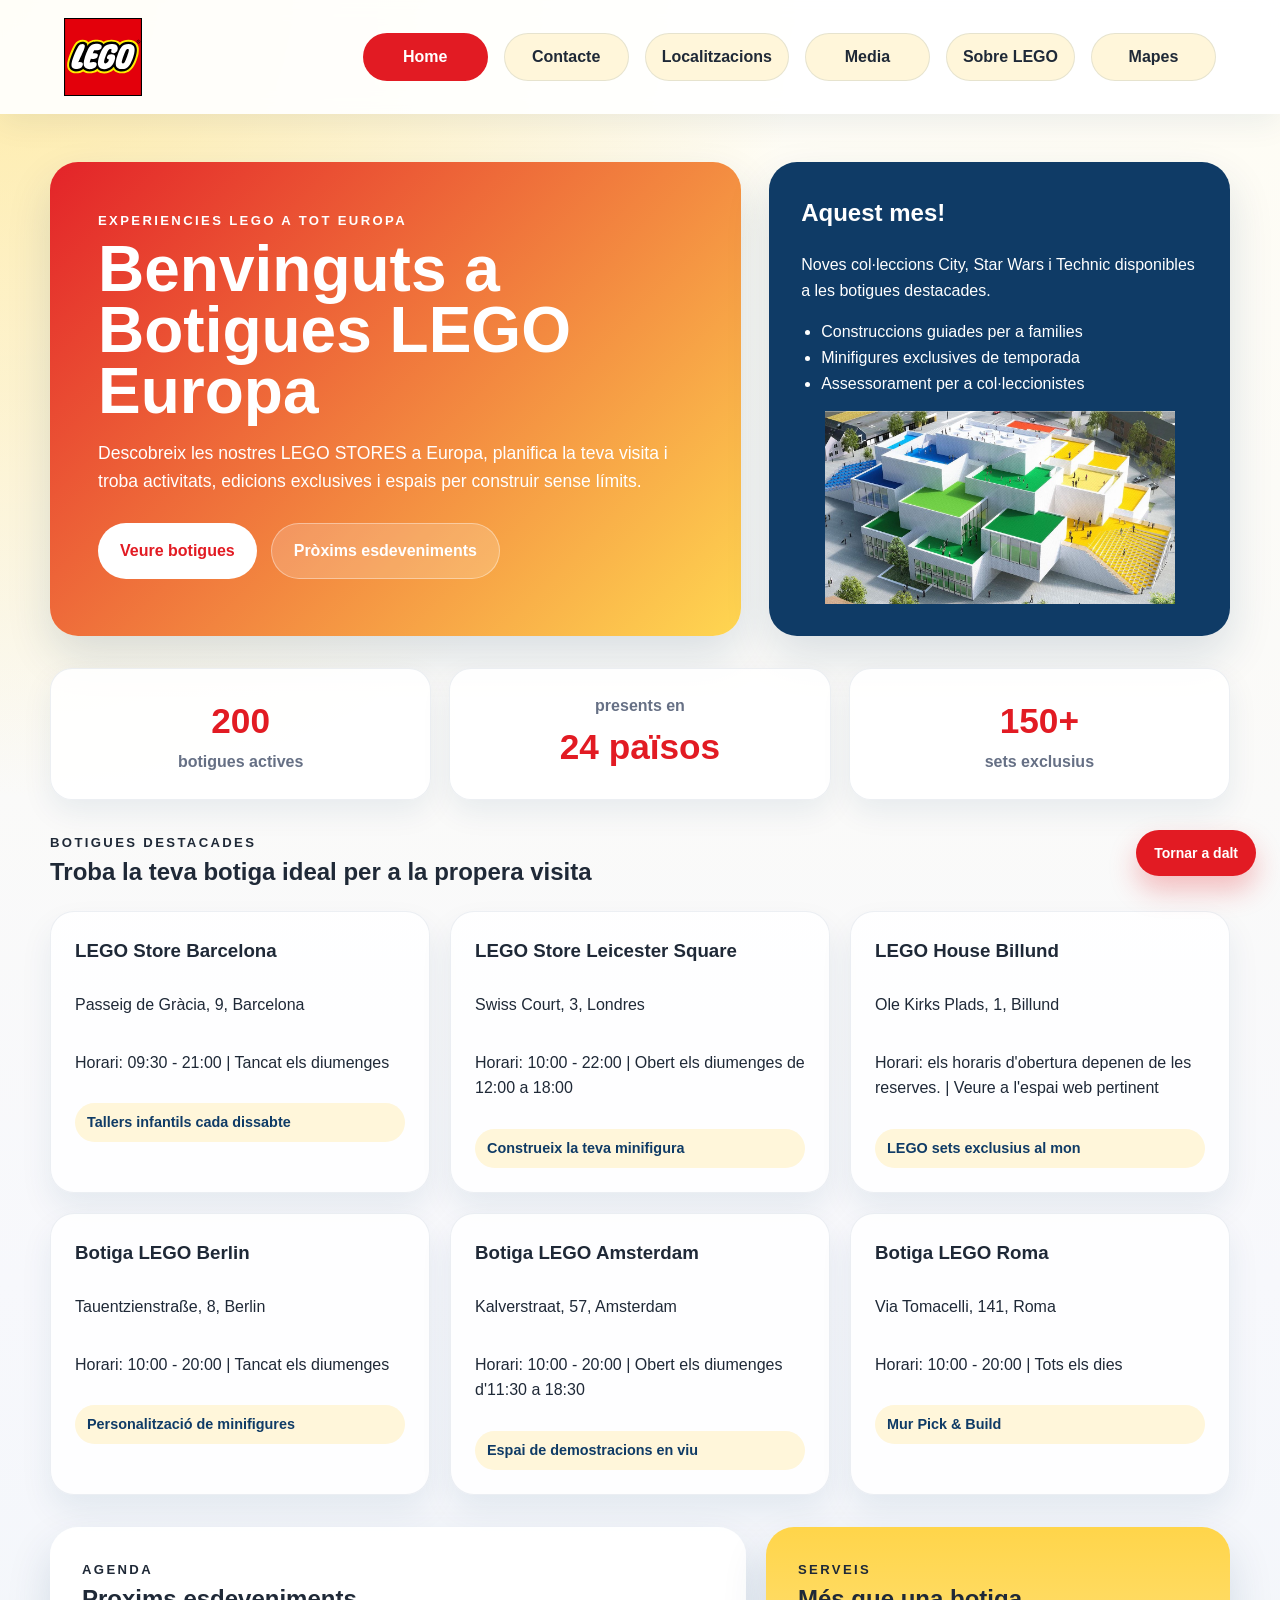
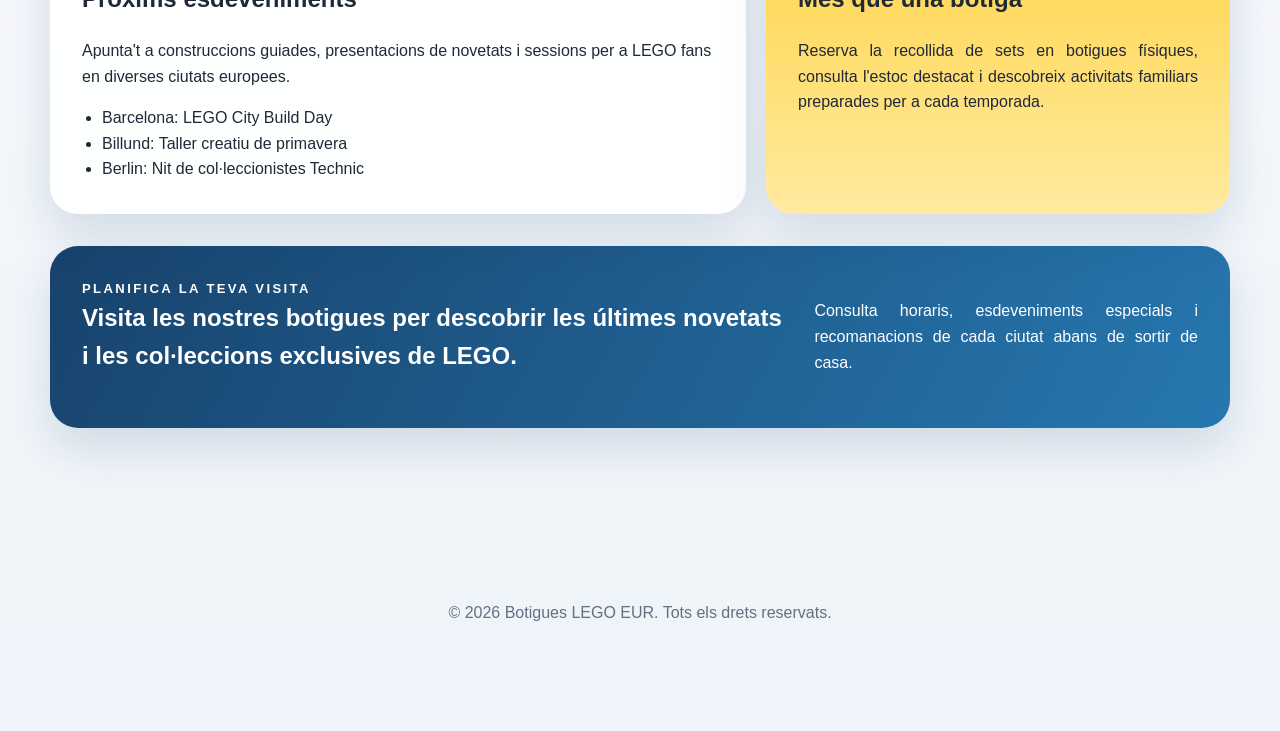
<file: index.html>
<!DOCTYPE html>
<html>
    <head>
        <title>Botigues LEGO EUR®</title>
        <link rel="stylesheet" href="css/main.css"/>
    </head>
    <body>
        <header class="mainHeader">
            <a href="index.html"><img src="images/brand-lego.svg" class="homeLogo" alt="Lego logo"/></a> 
            <ul class="headerNav">
                <li><a class="active" href="index.html" target="_self">Home</a></li>
                <li><a href="contact.html" target="_self">Contacte</a></li>
                <li><a href="locations.html" target="_self">Localitzacions</a></li>
                <li><a href="media.html" target="_self">Media</a></li>
                <li><a href="about-lego.html" target="_self">Sobre LEGO</a></li>
                <li><a href="map1.html" target="_self">Mapes</a></li>
            </ul>
        </header>

        <main class="mainContent">
            <section class="heroSection">
                <div class="heroText">
                    <p class="eyebrow">Experiencies LEGO a tot Europa</p>
                    <h1>Benvinguts a Botigues LEGO Europa</h1>
                    <p class="heroDescription">Descobreix les nostres LEGO STORES a Europa, planifica la teva visita i troba activitats, edicions exclusives i espais per construir sense límits.</p>
                    <div class="heroActions">
                        <a href="#stores" class="primaryButton">Veure botigues</a>
                        <a href="#events" class="secondaryButton">Pròxims esdeveniments</a>
                    </div>
                </div>
                <div class="heroCard">
                    <h2>Aquest mes!</h2>
                    <p>Noves col·leccions City, Star Wars i Technic disponibles a les botigues destacades.</p>
                    <ul>
                        <li>Construccions guiades per a families</li>
                        <li>Minifigures exclusives de temporada</li>
                        <li>Assessorament per a col·leccionistes</li>
                    </ul>
                    <div style="display: flex; gap: 10px; margin-top: 15px; justify-content: center; align-items: center">
                        <img src="images/lego_house_vistaer.jpg" class="" style="width: 350px;"alt="Lego logo"/>
                    </div>
                </div>
            </section>

            <section class="statsSection">
                <div class="statCard">
                    <strong>200</strong>
                    <span>botigues actives</span>
                </div>
                <div class="statCard">
                    <span>presents en</span>
                    <strong>24 països</strong>
                </div>
                <div class="statCard">
                    <strong>150+</strong>
                    <span>sets exclusius</span>
                </div>
            </section>

            <section id="stores" class="contentSection">
                <div class="sectionHeading">
                    <p class="eyebrow">Botigues destacades</p>
                    <h2>Troba la teva botiga ideal per a la propera visita</h2>
                </div>
                <div class="storeList">
                    <article class="storeItem">
                        <a class="storeCardLink" href="locations.html?store=barcelona">
                            <h3>LEGO Store Barcelona</h3>
                            <p>Passeig de Gràcia, 9, Barcelona</p>
                            <p>Horari: 09:30 - 21:00 | Tancat els diumenges</p>
                            <span class="storeTag">Tallers infantils cada dissabte</span>
                        </a>
                    </article>
                    <article class="storeItem">
                        <a class="storeCardLink" href="locations.html?store=leicester-square">
                            <h3>LEGO Store Leicester Square</h3>
                            <p>Swiss Court, 3, Londres</p>
                            <p>Horari: 10:00 - 22:00 | Obert els diumenges de 12:00 a 18:00</p>
                            <span class="storeTag">Construeix la teva minifigura</span>
                        </a>
                    </article>
                    <article class="storeItem">
                        <a class="storeCardLink" href="locations.html?store=billund">
                            <h3>LEGO House Billund</h3>
                            <p>Ole Kirks Plads, 1, Billund</p>
                            <p>Horari: els horaris d'obertura depenen de les reserves. | Veure a l'espai web pertinent</p>
                            <span class="storeTag">LEGO sets exclusius al mon</span>
                        </a>
                    </article>
                    <article class="storeItem">
                        <a class="storeCardLink" href="locations.html?store=berlin">
                            <h3>Botiga LEGO Berlin</h3>
                            <p>Tauentzienstraße, 8, Berlin</p>
                            <p>Horari: 10:00 - 20:00 | Tancat els diumenges</p>
                            <span class="storeTag">Personalització de minifigures</span>
                        </a>
                    </article>
                    <article class="storeItem">
                        <a class="storeCardLink" href="locations.html?store=amsterdam">
                            <h3>Botiga LEGO Amsterdam</h3>
                            <p>Kalverstraat, 57, Amsterdam</p>
                            <p>Horari: 10:00 - 20:00 | Obert els diumenges d'11:30 a 18:30</p>
                            <span class="storeTag">Espai de demostracions en viu</span>
                        </a>
                    </article>
                    <article class="storeItem">
                        <a class="storeCardLink" href="locations.html?store=roma">
                            <h3>Botiga LEGO Roma</h3>
                            <p>Via Tomacelli, 141, Roma</p>
                            <p>Horari: 10:00 - 20:00 | Tots els dies</p>
                            <span class="storeTag">Mur Pick & Build</span>
                        </a>
                    </article>
                </div>
            </section>

            <section id="events" class="contentSection featureGrid">
                <article class="featurePanel">
                    <p class="eyebrow">Agenda</p>
                    <h2>Proxims esdeveniments</h2>
                    <p>Apunta't a construccions guiades, presentacions de novetats i sessions per a LEGO fans en diverses ciutats europees.</p>
                    <ul>
                        <li>Barcelona: LEGO City Build Day</li>
                        <li>Billund: Taller creatiu de primavera</li>
                        <li>Berlin: Nit de col·leccionistes Technic</li>
                    </ul>
                </article>
                <article class="featurePanel accentPanel">
                    <p class="eyebrow">Serveis</p>
                    <h2>Més que una botiga</h2>
                    <p class="justifyText">Reserva la recollida de sets en botigues físiques, consulta l'estoc destacat i descobreix activitats familiars preparades per a cada temporada.</p>
                </article>
            </section>

            <section class="contentSection infoBanner">
                <div>
                    <p class="eyebrow">Planifica la teva visita</p>
                    <h2>Visita les nostres botigues per descobrir les últimes novetats i les col·leccions exclusives de LEGO.</h2>
                </div>
                <p class="justifyText">Consulta horaris, esdeveniments especials i recomanacions de cada ciutat abans de sortir de casa.</p>
            </section>
        </main>

        <footer class="mainFooter">
            <p>&copy; 2026 Botigues LEGO EUR. Tots els drets reservats.</p>
            <span class="back-to-start"><a href="#" class="go-to-top">Tornar a dalt</a></span>
        </footer>
    </body>
</html>
</file>
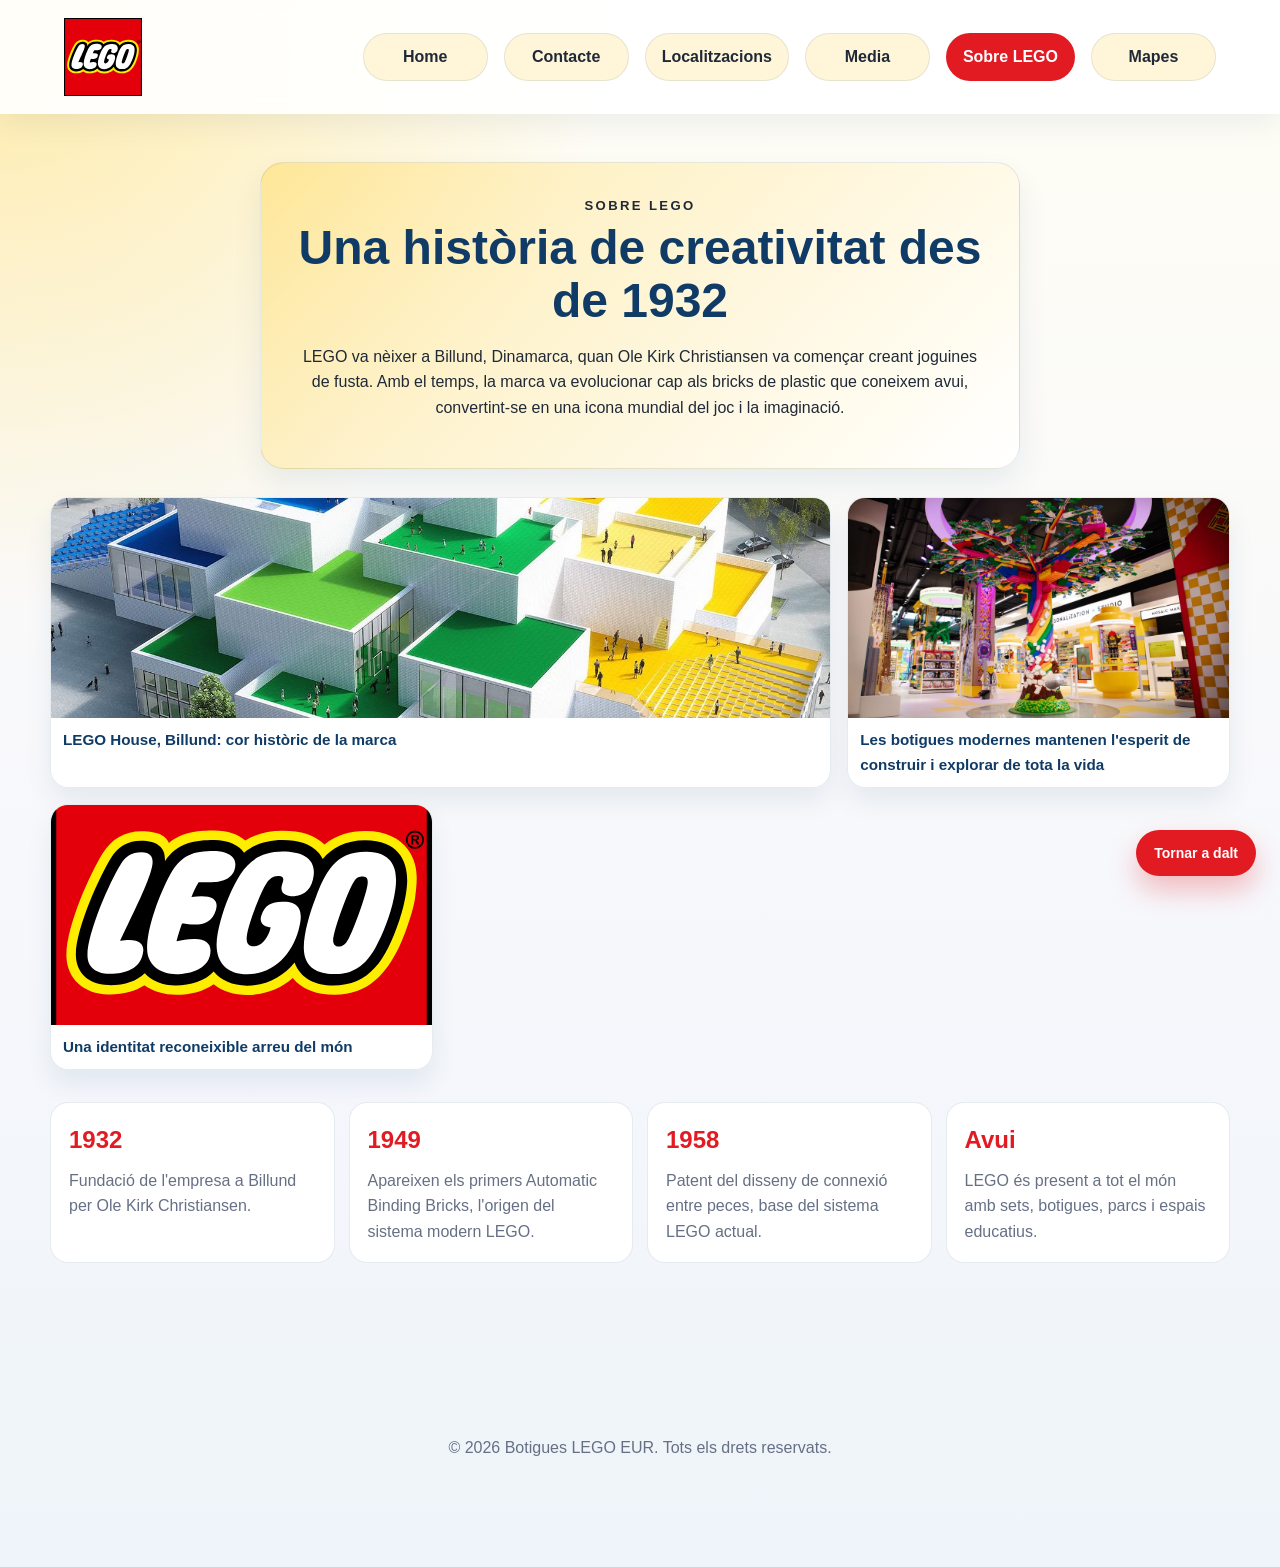
<file: about-lego.html>
<!DOCTYPE html>
<html>
	<head>
		<meta charset="UTF-8"/>
		<meta name="viewport" content="width=device-width, initial-scale=1.0"/>
		<title>Sobre LEGO | Botigues LEGO EUR®</title>
		<link rel="stylesheet" href="css/main.css"/>
	</head>
	<body>
		<header class="mainHeader">
			<a href="index.html"><img src="images/brand-lego.svg" class="homeLogo" alt="Lego logo"/></a>
			<ul class="headerNav">
				<li><a href="index.html" target="_self">Home</a></li>
				<li><a href="contact.html" target="_self">Contacte</a></li>
				<li><a href="locations.html" target="_self">Localitzacions</a></li>
				<li><a href="media.html" target="_self">Media</a></li>
				<li><a class="active" href="about-lego.html" target="_self">Sobre LEGO</a></li>
				<li><a href="map1.html" target="_self">Mapes</a></li>
			</ul>
		</header>

		<main class="mainContent">
			<section class="aboutIntro contentSection">
				<p class="eyebrow">Sobre LEGO</p>
				<h1>Una història de creativitat des de 1932</h1>
				<p>LEGO va nèixer a Billund, Dinamarca, quan Ole Kirk Christiansen va començar creant joguines de fusta. Amb el temps, la marca va evolucionar cap als bricks de plastic que coneixem avui, convertint-se en una icona mundial del joc i la imaginació.</p>
			</section>

			<section class="aboutGallery contentSection">
				<figure class="aboutPhoto aboutPhotoLarge">
					<img src="images/lego_house_vistaer.jpg" alt="Vista exterior LEGO House a Billund"/>
					<figcaption>LEGO House, Billund: cor històric de la marca</figcaption>
				</figure>
				<figure class="aboutPhoto">
					<img src="images/botiga_lego_bcn(interior).jpg" alt="Interior d'una botiga LEGO"/>
					<figcaption>Les botigues modernes mantenen l'esperit de construir i explorar de tota la vida</figcaption>
				</figure>
				<figure class="aboutPhoto">
					<img src="images/brand-lego.svg" alt="Logo LEGO"/>
					<figcaption>Una identitat reconeixible arreu del món</figcaption>
				</figure>
			</section>

			<section class="aboutTimeline contentSection">
				<article class="aboutEvent">
					<h2>1932</h2>
					<p>Fundació de l'empresa a Billund per Ole Kirk Christiansen.</p>
				</article>
				<article class="aboutEvent">
					<h2>1949</h2>
					<p>Apareixen els primers Automatic Binding Bricks, l'origen del sistema modern LEGO.</p>
				</article>
				<article class="aboutEvent">
					<h2>1958</h2>
					<p>Patent del disseny de connexió entre peces, base del sistema LEGO actual.</p>
				</article>
				<article class="aboutEvent">
					<h2>Avui</h2>
					<p>LEGO és present a tot el món amb sets, botigues, parcs i espais educatius.</p>
				</article>
			</section>
		</main>

		<footer class="mainFooter">
			<p>&copy; 2026 Botigues LEGO EUR. Tots els drets reservats.</p>
			<span class="back-to-start"><a href="#">Tornar a dalt</a></span>
		</footer>

		<script src="js/main.js"></script>
	</body>
</html>
</file>
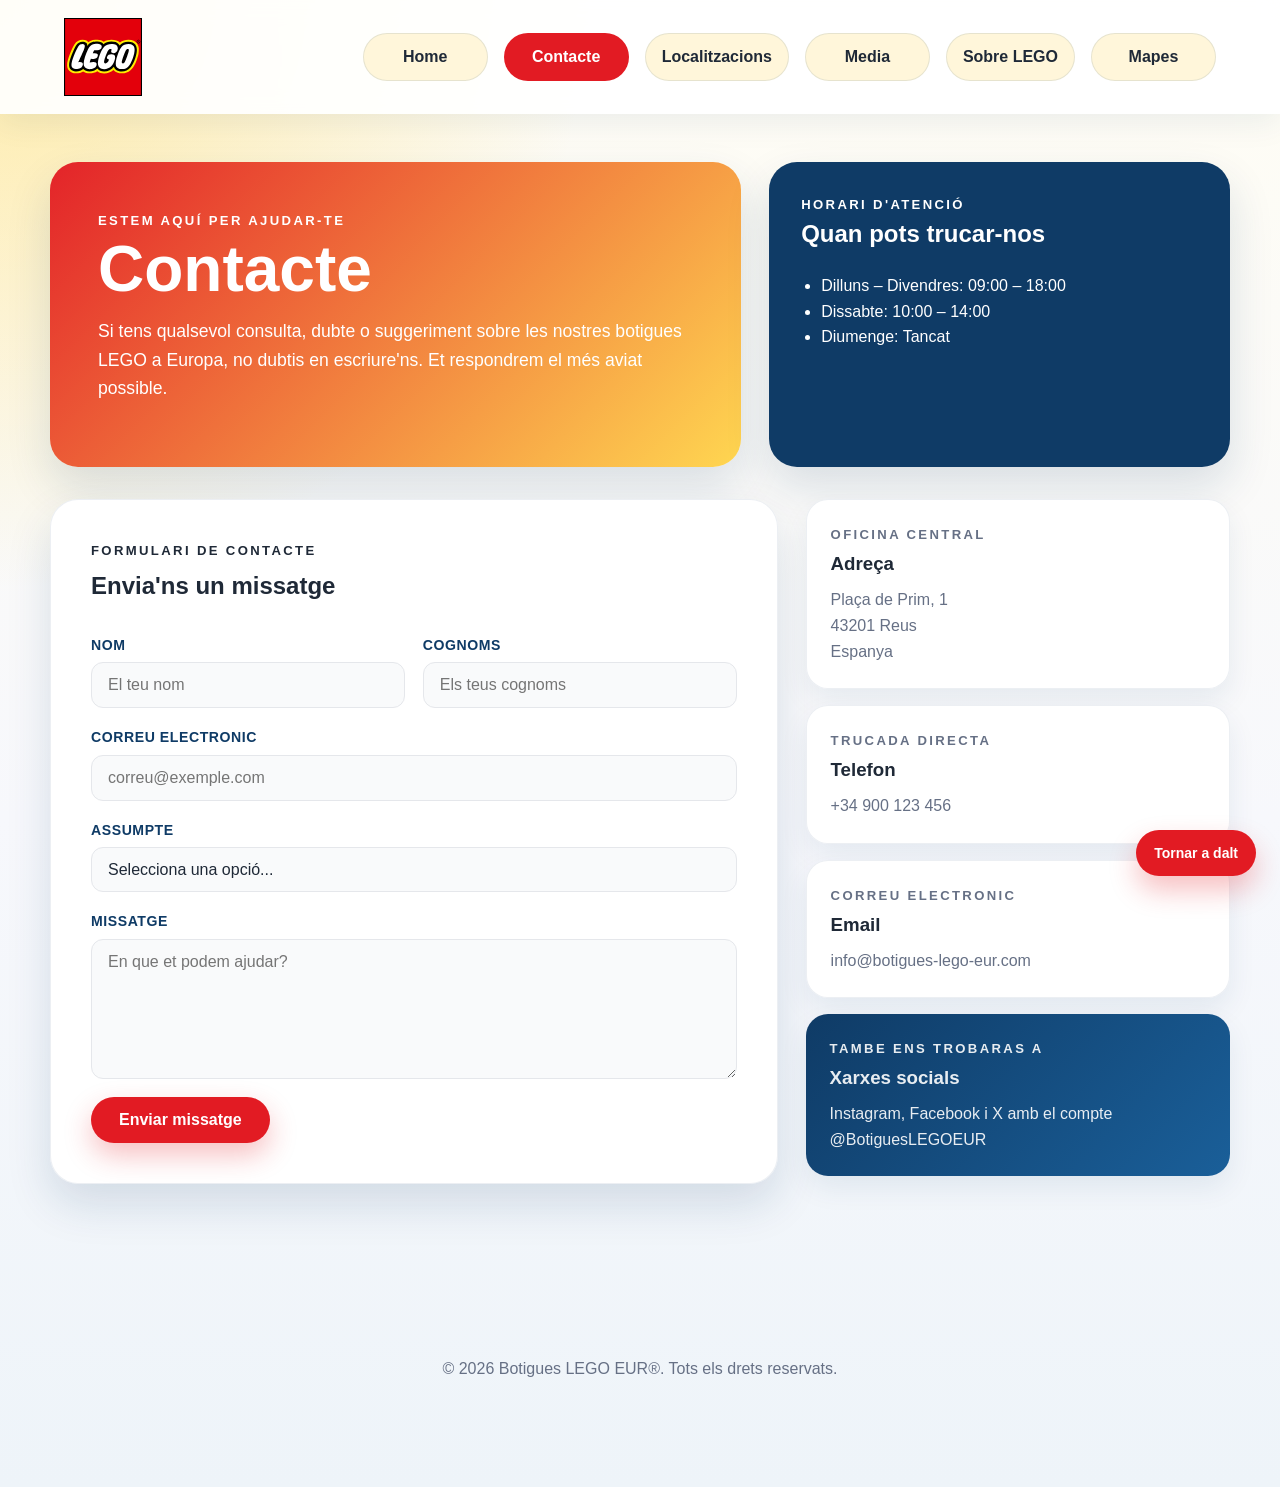
<file: contact.html>
<!DOCTYPE html>
<html>
    <head>
        <title>Contacte | Botigues LEGO EUR®</title>
        <link rel="stylesheet" href="css/main.css"/>
    </head>
    <body>
        <header class="mainHeader">
            <a href="index.html"><img src="images/brand-lego.svg" class="homeLogo" alt="Lego logo"/></a> 
            <ul class="headerNav">
                <li><a href="index.html" target="_self">Home</a></li>
                <li><a class="active" href="contact.html" target="_self">Contacte</a></li>
                <li><a href="locations.html" target="_self">Localitzacions</a></li>
                <li><a href="media.html" target="_self">Media</a></li>
                <li><a href="about-lego.html" target="_self">Sobre LEGO</a></li>
                <li><a href="map1.html" target="_self">Mapes</a></li>
            </ul>
        </header>

        <main class="mainContent">
            <section class="contactHero">
                <div class="heroText">
                    <p class="eyebrow">Estem aquí per ajudar-te</p>
                    <h1>Contacte</h1>
                    <p class="heroDescription">Si tens qualsevol consulta, dubte o suggeriment sobre les nostres botigues LEGO a Europa, no dubtis en escriure'ns. Et respondrem el més aviat possible.</p>
                </div>
                <div class="heroCard">
                    <p class="eyebrow">Horari d'atenció</p>
                    <h2>Quan pots trucar-nos</h2>
                    <ul>
                        <li>Dilluns &ndash; Divendres: 09:00 &ndash; 18:00</li>
                        <li>Dissabte: 10:00 &ndash; 14:00</li>
                        <li>Diumenge: Tancat</li>
                    </ul>
                </div>
            </section>

            <section class="contactLayout contentSection">
                <div class="contactFormWrapper">
                    <p class="eyebrow">Formulari de contacte</p>
                    <h2>Envia'ns un missatge</h2>
                    <form action="submit_contact" method="post" class="contactForm">
                        <div class="formRow">
                            <div class="formGroup">
                                <label for="name">Nom</label>
                                <input type="text" id="name" name="name" placeholder="El teu nom" required>
                            </div>
                            <div class="formGroup">
                                <label for="surname">Cognoms</label>
                                <input type="text" id="surname" name="surname" placeholder="Els teus cognoms" required>
                            </div>
                        </div>
                        <div class="formGroup">
                            <label for="email">Correu electronic</label>
                            <input type="email" id="email" name="email" placeholder="correu@exemple.com" required>
                        </div>
                        <div class="formGroup">
                            <label for="subject">Assumpte</label>
                            <select id="subject" name="subject">
                                <option value="">Selecciona una opció...</option>
                                <option value="info">Informació general</option>
                                <option value="stores">Botigues i horaris</option>
                                <option value="orders">Comandes i enviaments</option>
                                <option value="events">Esdeveniments i tallers</option>
                                <option value="other">Altres consultes</option>
                            </select>
                        </div>
                        <div class="formGroup">
                            <label for="message">Missatge</label>
                            <textarea id="message" name="message" rows="6" placeholder="En que et podem ajudar?" required></textarea>
                        </div>
                        <button type="submit" class="submitButton">Enviar missatge</button>
                    </form>
                </div>

                <aside class="contactInfo">
                    <div class="contactCard">
                        <p class="eyebrow">Oficina central</p>
                        <h3>Adreça</h3>
                        <p>Plaça de Prim, 1<br>43201 Reus<br>Espanya</p>
                    </div>
                    <div class="contactCard">
                        <p class="eyebrow">Trucada directa</p>
                        <h3>Telefon</h3>
                        <p>+34 900 123 456</p>
                    </div>
                    <div class="contactCard">
                        <p class="eyebrow">Correu electronic</p>
                        <h3>Email</h3>
                        <p>info@botigues-lego-eur.com</p>
                    </div>
                    <div class="contactCard accentContactCard">
                        <p class="eyebrow">Tambe ens trobaras a</p>
                        <h3>Xarxes socials</h3>
                        <p>Instagram, Facebook i X amb el compte @BotiguesLEGOEUR</p>
                    </div>
                </aside>
            </section>
        </main>

        <footer class="mainFooter">
            <p>&copy; 2026 Botigues LEGO EUR®. Tots els drets reservats.</p>
            <span class="back-to-start"><a href="#">Tornar a dalt</a></span>
        </footer>
    </body>
</html>
</file>
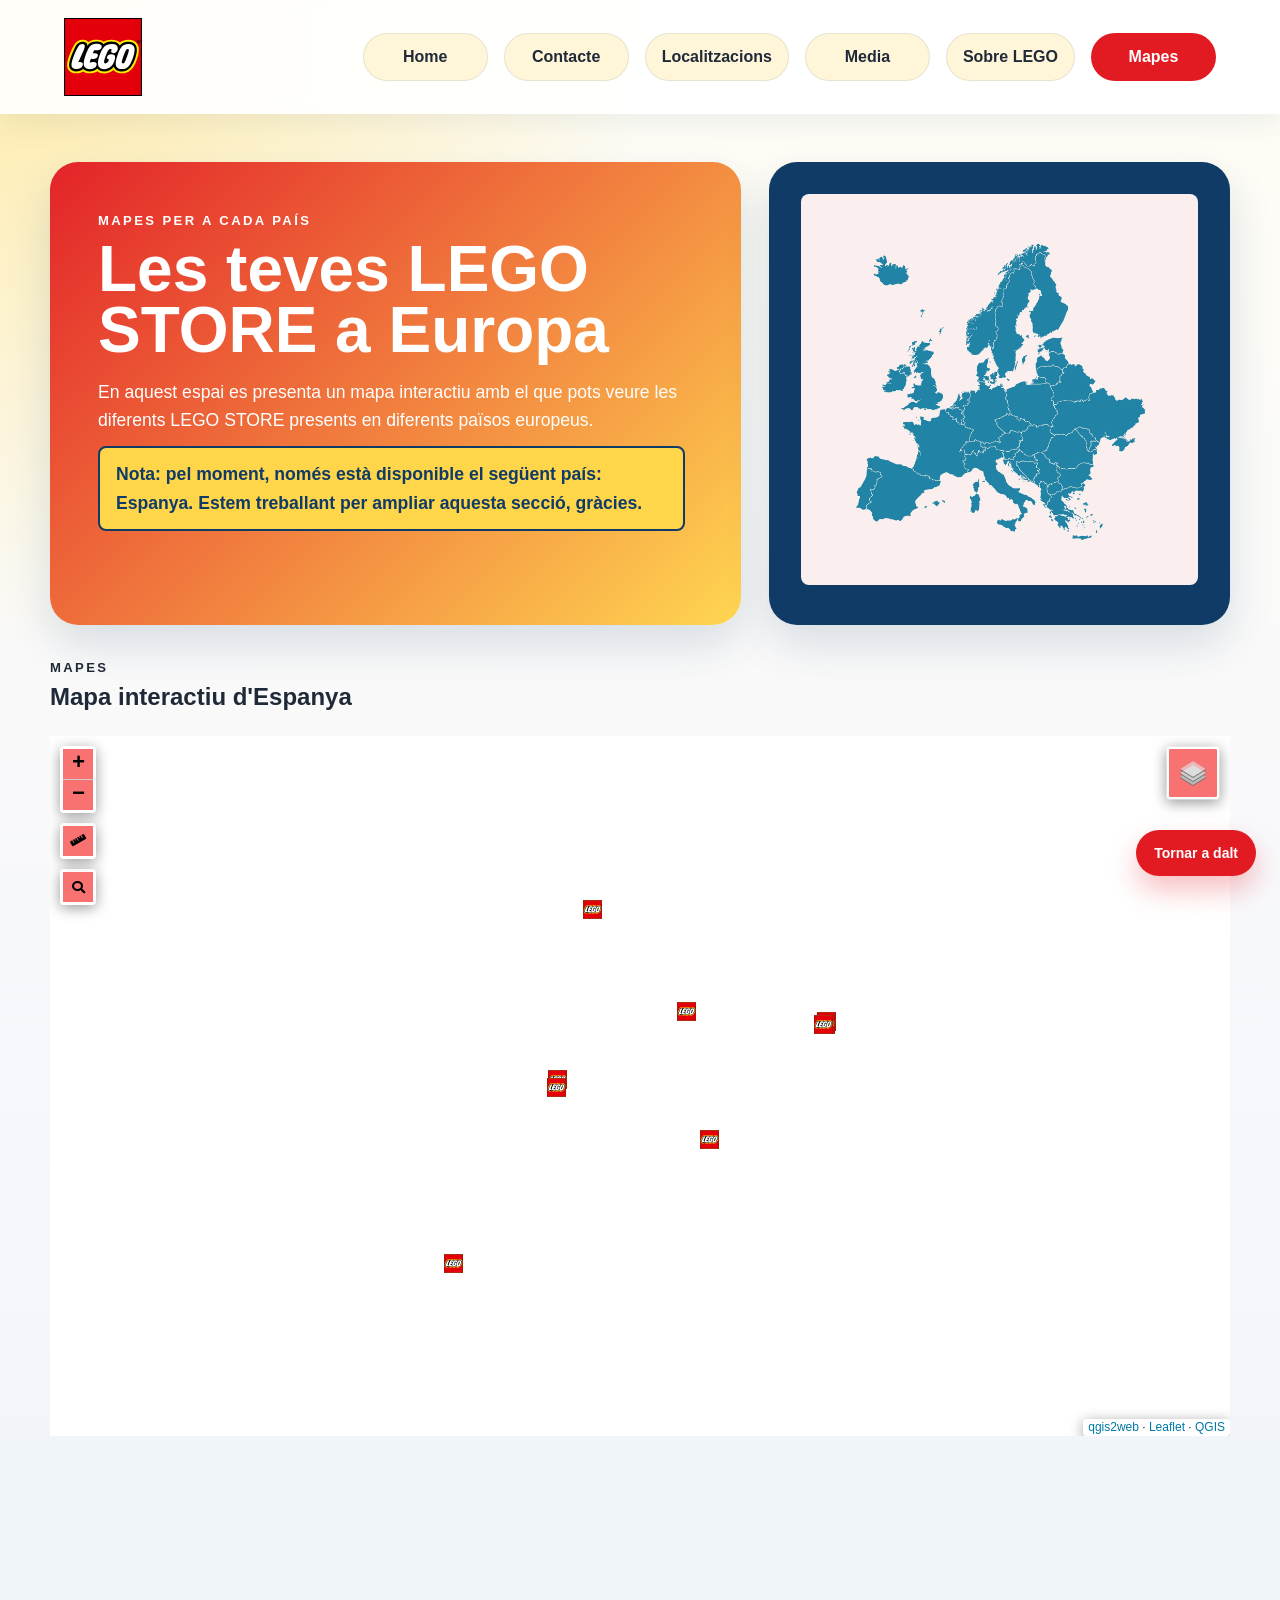
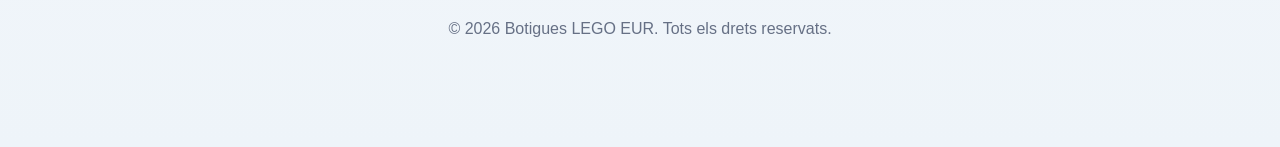
<file: map1.html>
<!DOCTYPE html>
<html>
    <head>
        <title>Mapes | Botigues LEGO EUR®</title>
        <link rel="stylesheet" href="css/main.css"/>
    </head>
    <body>
        <header class="mainHeader">
            <a href="index.html"><img src="images/brand-lego.svg" class="homeLogo" alt="Lego logo"/></a>
            <ul class="headerNav">
                <li><a href="index.html" target="_self">Home</a></li>
                <li><a href="contact.html" target="_self">Contacte</a></li>
                <li><a href="locations.html" target="_self">Localitzacions</a></li>
                <li><a href="media.html" target="_self">Media</a></li>
                <li><a href="about-lego.html" target="_self">Sobre LEGO</a></li>
                <li><a class="active" href="map1.html" target="_self">Mapes</a></li>
            </ul>
        </header>

        <main class="mainContent">
            <section class="heroSection">
                <div class="heroText">
                    <p class="eyebrow">Mapes per a cada país</p>
                    <h1>Les teves LEGO STORE a Europa</h1>
                    <p class="heroDescription">En aquest espai es presenta un mapa interactiu amb el que pots veure les diferents LEGO STORE presents en diferents països europeus.
                        <span class="alert-note">Nota: pel moment, només està disponible el següent país: Espanya. Estem treballant per ampliar aquesta secció, gràcies.</span>
                    </p>
                </div>
                <div class="heroCard">
                    <img src="images/mapa_continent_europeu.png" alt="LEGO House Vista Exterior" style="width: 100%; height: auto; border-radius: 8px;"/>
                </div>
            </section>

            <section class="contentSection">
                <div class="sectionHeading">
                    <p class="eyebrow">Mapes</p>
                    <h2>Mapa interactiu d'Espanya</h2>
                </div>
                <iframe src="./maps/map1/index.html" width="100%" height="700" frameborder="0" scrolling="no" style="border:none; min-height:700px;"></iframe>
            </section>
        </main>

        <footer class="mainFooter">
            <p>&copy; 2026 Botigues LEGO EUR. Tots els drets reservats.</p>
            <span class="back-to-start"><a href="#" class="go-to-top">Tornar a dalt</a></span>
        </footer>
    </body>
</html>
</file>
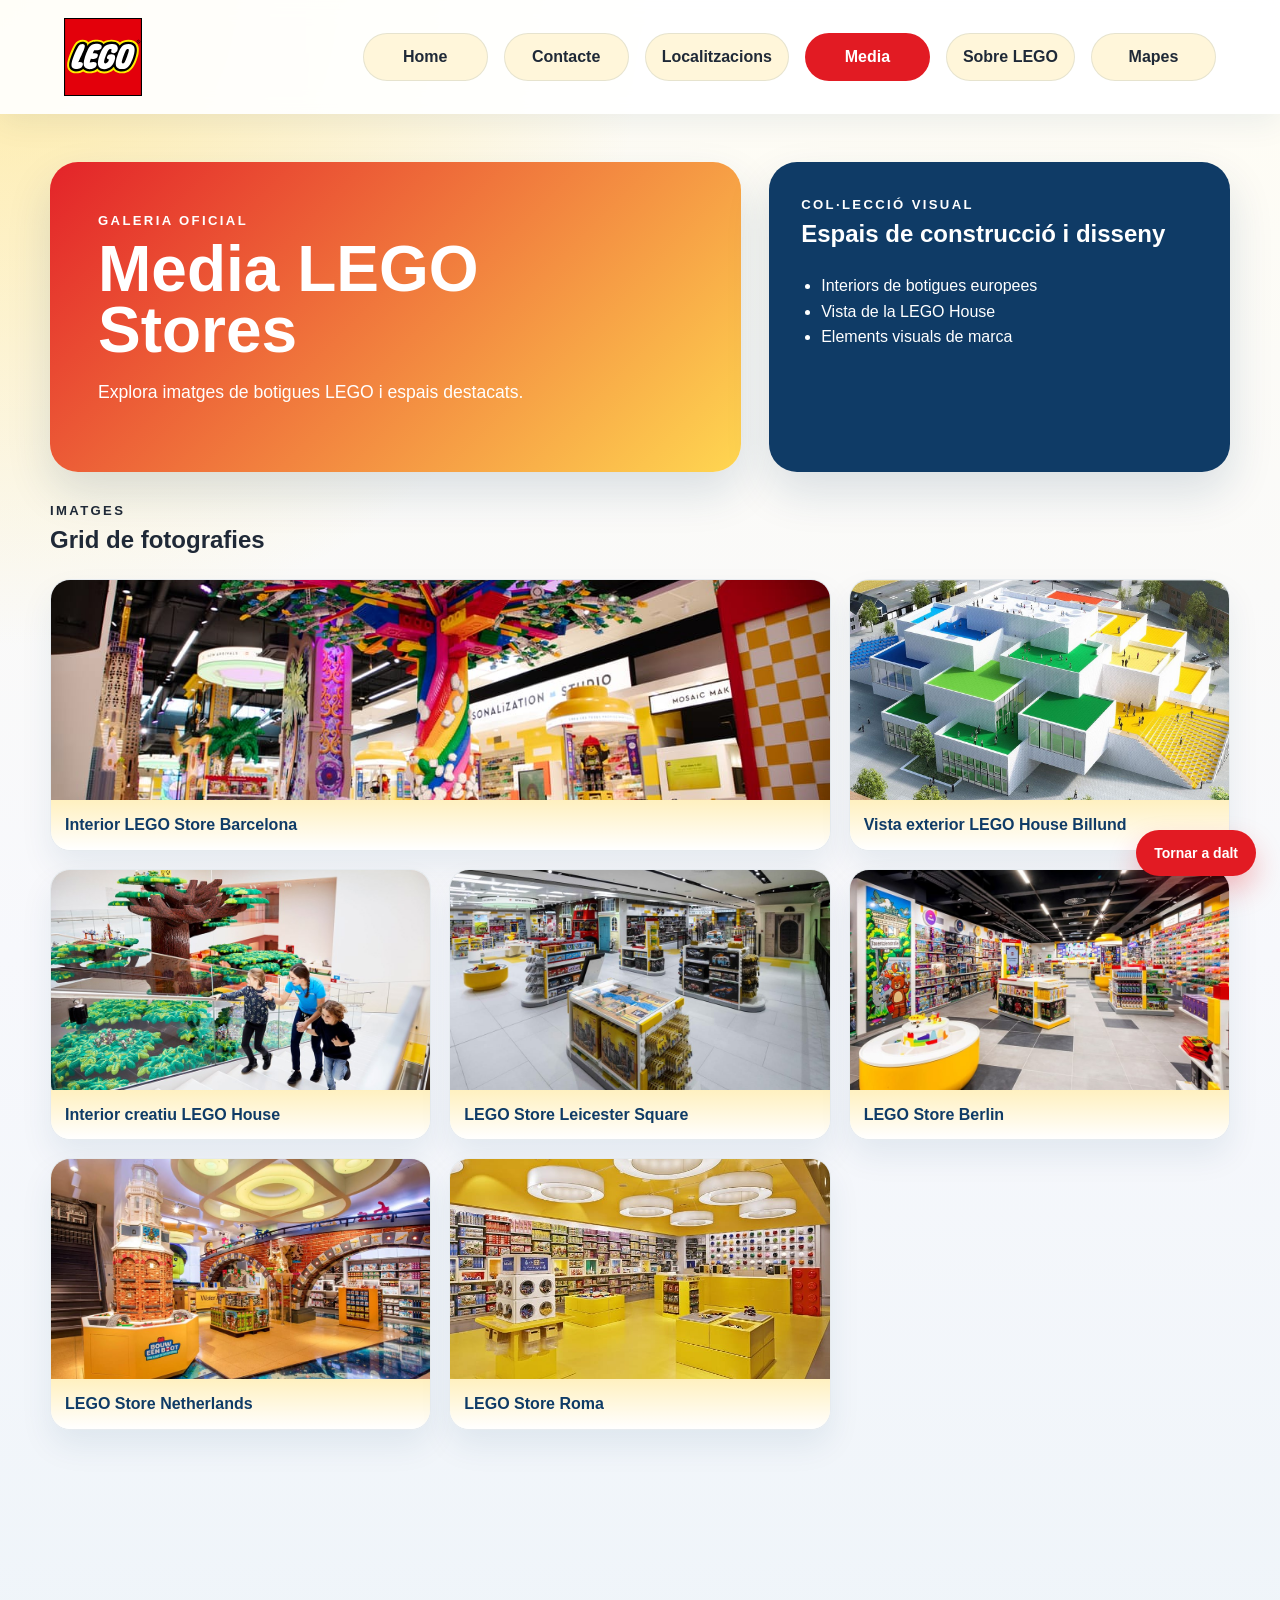
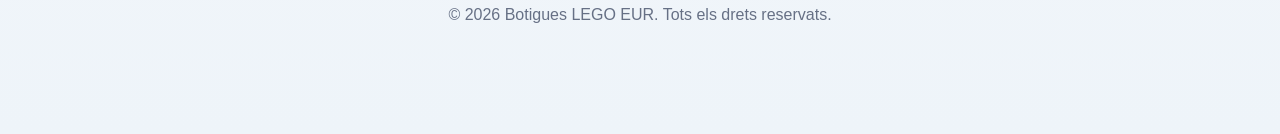
<file: media.html>
<!DOCTYPE html>
<html>
    <head>
        <meta charset="UTF-8"/>
        <meta name="viewport" content="width=device-width, initial-scale=1.0"/>
        <title>Media | Botigues LEGO EUR®</title>
        <link rel="stylesheet" href="css/main.css"/>
    </head>
    <body>
        <header class="mainHeader">
            <a href="index.html"><img src="images/brand-lego.svg" class="homeLogo" alt="Lego logo"/></a>
            <ul class="headerNav">
                <li><a href="index.html" target="_self">Home</a></li>
                <li><a href="contact.html" target="_self">Contacte</a></li>
                <li><a href="locations.html" target="_self">Localitzacions</a></li>
                <li><a class="active" href="media.html" target="_self">Media</a></li>
                <li><a href="about-lego.html" target="_self">Sobre LEGO</a></li>
                <li><a href="map1.html" target="_self">Mapes</a></li>
            </ul>
        </header>

        <main class="mainContent">
            <section class="heroSection mediaHeroSection">
                <div class="heroText">
                    <p class="eyebrow">Galeria oficial</p>
                    <h1>Media LEGO Stores</h1>
                    <p class="heroDescription">Explora imatges de botigues LEGO i espais destacats.</p>
                </div>
                <div class="heroCard">
                    <p class="eyebrow">Col·lecció visual</p>
                    <h2>Espais de construcció i disseny</h2>
                    <ul>
                        <li>Interiors de botigues europees</li>
                        <li>Vista de la LEGO House</li>
                        <li>Elements visuals de marca</li>
                    </ul>
                </div>
            </section>

            <section class="contentSection">
                <div class="sectionHeading">
                    <p class="eyebrow">Imatges</p>
                    <h2>Grid de fotografies</h2>
                </div>
                <div class="mediaGrid">
                    <figure class="mediaCard mediaCardWide">
                        <img src="images/botiga_lego_bcn(interior).jpg" alt="Interior botiga LEGO Barcelona"/>
                        <figcaption>Interior LEGO Store Barcelona</figcaption>
                    </figure>
                    <figure class="mediaCard">
                        <img src="images/lego_house_vistaer.jpg" alt="Vista exterior LEGO House"/>
                        <figcaption>Vista exterior LEGO House Billund</figcaption>
                    </figure>
                    <figure class="mediaCard">
                        <img src="images/lego_house_interiortree.jpg" alt="Interior creatiu de LEGO House"/>
                        <figcaption>Interior creatiu LEGO House</figcaption>
                    </figure>
                    <figure class="mediaCard">
                        <img src="images/lego_store_leicestersquare.jpg" alt="LEGO Store Leicester Square"/>
                        <figcaption>LEGO Store Leicester Square</figcaption>
                    </figure>
                    <figure class="mediaCard">
                        <img src="images/lego_store_berlin.jpg" alt="LEGO Store Berlin"/>
                        <figcaption>LEGO Store Berlin</figcaption>
                    </figure>
                    <figure class="mediaCard">
                        <img src="images/lego_store_netherlands.jpg" alt="LEGO Store Netherlands"/>
                        <figcaption>LEGO Store Netherlands</figcaption>
                    </figure>
                    <figure class="mediaCard">
                        <img src="images/lego_store_roma.jpg" alt="LEGO Store Roma"/>
                        <figcaption>LEGO Store Roma</figcaption>
                    </figure>
                </div>
            </section>
        </main>

        <footer class="mainFooter">
            <p>&copy; 2026 Botigues LEGO EUR. Tots els drets reservats.</p>
            <span class="back-to-start"><a href="#">Tornar a dalt</a></span>
        </footer>

        <script src="js/main.js"></script>
    </body>
</html>
</file>
<file: css/main.css>
:root {
    --lego-red: #e21b23;
    --lego-yellow: #ffd54a;
    --lego-blue: #0f3b66;
    --ink: #1f2937;
    --muted: #667085;
    --surface: #ffffff;
    --surface-soft: #fff6da;
    --line: #e5e7eb;
    --shadow: 0 20px 45px rgba(15, 59, 102, 0.14);
}

* {
    box-sizing: border-box;
}

html {
    scroll-behavior: smooth;
}

body {
    margin: 0;
    font-family: "Trebuchet MS", "Segoe UI", sans-serif;
    color: var(--ink);
    background:
        radial-gradient(circle at top left, rgba(255, 213, 74, 0.45), transparent 30%),
        linear-gradient(180deg, #fffdf4 0%, #f7f8fc 55%, #eef4f9 100%);
    line-height: 1.6;
}

a {
    color: inherit;
}

.noWrap {
    white-space: nowrap;
}

.alert-note {
    display: block;
    margin-top: 12px;
    padding: 12px 16px;
    background: var(--lego-yellow);
    border: 2px solid var(--lego-blue);
    border-radius: 8px;
    font-weight: 600;
    color: var(--lego-blue);
}

.mainHeader {
    position: sticky;
    top: 0;
    z-index: 100;
    display: flex;
    align-items: center;
    justify-content: space-between;
    gap: 24px;
    padding: 18px 5vw;
    background: rgba(255, 255, 255, 0.92);
    backdrop-filter: blur(10px);
    box-shadow: 0 8px 30px rgba(15, 59, 102, 0.08);
}

.headerNav {
    display: flex;
    align-items: center;
    gap: 16px;
    margin: 0;
    padding: 0;
}

.headerNav li {
    list-style: none;
}

.headerNav a {
    display: inline-flex;
    align-items: center;
    justify-content: center;
    min-width: 125px;
    padding: 10px 16px;
    border-radius: 999px;
    background: var(--surface-soft);
    border: 1px solid rgba(15, 59, 102, 0.1);
    text-decoration: none;
    font-size: 16px;
    font-weight: 700;
    transition: transform 0.2s ease, background-color 0.2s ease, color 0.2s ease;
}

.headerNav a:hover {
    background: var(--lego-blue);
    color: #ffffff;
    transform: translateY(-2px);
}

.headerNav a.active {
    background: var(--lego-red);
    color: #ffffff;
    border-color: transparent;
}

.headerNav a.active:hover {
    background: #b01418;
    color: #ffffff;
}

.homeLogo {
    width: 78px;
    height: 78px;
    display: block;
}

.mainContent {
    width: min(1180px, calc(100% - 40px));
    margin: 0 auto;
    padding: 48px 0 96px;
}

.heroSection {
    display: grid;
    grid-template-columns: 1.5fr 1fr;
    gap: 28px;
    align-items: stretch;
    margin-bottom: 32px;
}

.heroText,
.heroCard,
.featurePanel,
.infoBanner {
    border-radius: 28px;
    box-shadow: var(--shadow);
}

.heroText {
    padding: 48px;
    background: linear-gradient(135deg, rgba(226, 27, 35, 0.96), rgba(255, 213, 74, 0.96));
    color: #ffffff;
}

.heroText h1 {
    margin: 8px 0 16px;
    font-size: clamp(2.5rem, 5vw, 4.5rem);
    line-height: 0.95;
}

.heroDescription {
    max-width: 60ch;
    font-size: 1.1rem;
}

.eyebrow {
    margin: 0;
    font-size: 0.82rem;
    font-weight: 800;
    letter-spacing: 0.18em;
    text-transform: uppercase;
}

.heroActions {
    display: flex;
    flex-wrap: wrap;
    gap: 14px;
    margin-top: 28px;
}

.primaryButton,
.secondaryButton {
    display: inline-flex;
    align-items: center;
    justify-content: center;
    padding: 14px 22px;
    border-radius: 999px;
    text-decoration: none;
    font-weight: 800;
}

.primaryButton {
    background: #ffffff;
    color: var(--lego-red);
}

.secondaryButton {
    background: rgba(255, 255, 255, 0.18);
    color: #ffffff;
    border: 1px solid rgba(255, 255, 255, 0.38);
}

.heroCard {
    padding: 32px;
    background: var(--lego-blue);
    color: #ffffff;
}

.heroCard h2,
.sectionHeading h2,
.featurePanel h2,
.infoBanner h2 {
    margin-top: 0;
}

.heroCard ul,
.featurePanel ul {
    padding-left: 20px;
    margin-bottom: 0;
}

.statsSection {
    display: grid;
    grid-template-columns: repeat(3, 1fr);
    gap: 18px;
    margin: 0 0 32px;
}

.statCard {
    padding: 24px;
    border-radius: 22px;
    background: rgba(255, 255, 255, 0.88);
    border: 1px solid rgba(15, 59, 102, 0.08);
    text-align: center;
    box-shadow: 0 12px 30px rgba(15, 59, 102, 0.08);
}

.statCard strong {
    display: block;
    font-size: 2.2rem;
    color: var(--lego-red);
}

.statCard span {
    color: var(--muted);
    font-weight: 600;
}

.contentSection {
    margin-bottom: 32px;
}

.sectionHeading {
    margin-bottom: 18px;
}

.storeList {
    display: grid;
    grid-template-columns: repeat(3, minmax(0, 1fr));
    gap: 20px;
    grid-auto-rows: 1fr;
}

.storeItem {
    padding: 24px;
    background: rgba(255, 255, 255, 0.85);
    border: 1px solid rgba(15, 59, 102, 0.08);
    border-radius: 24px;
    box-shadow: 0 16px 32px rgba(15, 59, 102, 0.08);
    display: flex;
    flex-direction: column;

    &:hover {
        transform: translateY(-4px);
        box-shadow: 0 24px 48px rgba(15, 59, 102, 0.12);
        background: rgba(255, 255, 255, 0.98);

        transition: transform 0.4s ease, box-shadow 0.4s ease;
    }
}

.storeItem h3 {
    margin-top: 0;
    margin-bottom: 10px;
}

.storeCardLink {
    display: flex;
    flex-direction: column;
    flex: 1 1 auto;
    color: inherit;
    text-decoration: none;
}

.storeTag {
    display: inline-block;
    margin-top: auto;
    padding: 8px 12px;
    border-radius: 999px;
    background: var(--surface-soft);
    color: var(--lego-blue);
    font-size: 0.9rem;
    font-weight: 700;
}

.storeCardLink:focus-visible {
    outline: 3px solid rgba(226, 27, 35, 0.35);
    border-radius: 14px;
    outline-offset: 3px;
}

.storeTag {
    display: inline-block;
    margin-top: 12px;
    padding: 8px 12px;
    border-radius: 999px;
    background: var(--surface-soft);
    color: var(--lego-blue);
    font-size: 0.9rem;
    font-weight: 700;
}

.featureGrid {
    display: grid;
    grid-template-columns: 1.2fr 0.8fr;
    gap: 20px;
}

.featurePanel {
    padding: 32px;
    background: rgba(255, 255, 255, 0.96);
}

.justifyText {
    text-align: justify;
    text-justify: distribute;
}

.accentPanel {
    background: linear-gradient(180deg, var(--lego-yellow), #ffeaa0);
}

.infoBanner {
    display: grid;
    grid-template-columns: 1.3fr 0.7fr;
    gap: 20px;
    align-items: center;
    padding: 32px;
    background: linear-gradient(120deg, rgba(15, 59, 102, 0.96), rgba(21, 109, 170, 0.92));
    color: #ffffff;
}

/* ── Contact page ─────────────────────────────────────────── */

.contactHero {
    display: grid;
    grid-template-columns: 1.5fr 1fr;
    gap: 28px;
    align-items: stretch;
    margin-bottom: 32px;
}

.contactLayout {
    display: grid;
    grid-template-columns: 1.2fr 0.7fr;
    gap: 28px;
    align-items: start;
}

.contactFormWrapper {
    padding: 40px;
    background: rgba(255, 255, 255, 0.97);
    border: 1px solid rgba(15, 59, 102, 0.08);
    border-radius: 28px;
    box-shadow: var(--shadow);
}

.contactFormWrapper h2 {
    margin-top: 6px;
    margin-bottom: 28px;
}

.contactForm {
    display: flex;
    flex-direction: column;
    gap: 18px;
}

.formRow {
    display: grid;
    grid-template-columns: 1fr 1fr;
    gap: 18px;
}

.formGroup {
    display: flex;
    flex-direction: column;
    gap: 6px;
}

.formGroup label {
    font-size: 0.88rem;
    font-weight: 700;
    color: var(--lego-blue);
    letter-spacing: 0.04em;
    text-transform: uppercase;
}

.contactForm input,
.contactForm select,
.contactForm textarea {
    width: 100%;
    padding: 13px 16px;
    border: 1.5px solid var(--line);
    border-radius: 12px;
    font-family: inherit;
    font-size: 1rem;
    color: var(--ink);
    background: #f9fafb;
    transition: border-color 0.2s ease, box-shadow 0.2s ease;
    appearance: none;
    box-sizing: border-box;
}

.contactForm input:focus,
.contactForm select:focus,
.contactForm textarea:focus {
    outline: none;
    border-color: var(--lego-red);
    box-shadow: 0 0 0 3px rgba(226, 27, 35, 0.12);
    background: #ffffff;
}

.contactForm textarea {
    resize: vertical;
    min-height: 140px;
}

.submitButton {
    align-self: flex-start;
    padding: 14px 28px;
    border: none;
    border-radius: 999px;
    background: var(--lego-red);
    color: #ffffff;
    font-family: inherit;
    font-size: 1rem;
    font-weight: 800;
    cursor: pointer;
    box-shadow: 0 12px 28px rgba(226, 27, 35, 0.28);
    transition: transform 0.2s ease, background-color 0.2s ease;
}

.submitButton:hover {
    background: #b8141a;
    transform: translateY(-2px);
}

.contactInfo {
    display: flex;
    flex-direction: column;
    gap: 16px;
}

.contactCard {
    padding: 24px;
    background: rgba(255, 255, 255, 0.97);
    border: 1px solid rgba(15, 59, 102, 0.08);
    border-radius: 22px;
    box-shadow: 0 12px 28px rgba(15, 59, 102, 0.08);
}

.contactCard h3 {
    margin: 4px 0 8px;
}

.contactCard p {
    margin: 0;
    color: var(--muted);
    line-height: 1.6;
}

.accentContactCard {
    background: linear-gradient(135deg, var(--lego-blue), #1a5f99);
    color: #ffffff;
    border: none;
}

.accentContactCard p,
.accentContactCard h3,
.accentContactCard .eyebrow {
    color: rgba(255, 255, 255, 0.9);
}

/* ── Media page ───────────────────────────────────────────── */

.mediaHeroSection {
    margin-bottom: 28px;
}

.mediaGrid {
    display: grid;
    grid-template-columns: repeat(12, minmax(0, 1fr));
    gap: 18px;
}

.mediaCard {
    grid-column: span 4;
    margin: 0;
    overflow: hidden;
    border-radius: 20px;
    border: 1px solid rgba(15, 59, 102, 0.1);
    background: rgba(255, 255, 255, 0.95);
    box-shadow: 0 16px 32px rgba(15, 59, 102, 0.08);
}

.mediaCard img {
    width: 100%;
    height: 220px;
    object-fit: cover;
    display: block;
}

.mediaCard figcaption {
    padding: 12px 14px;
    font-weight: 700;
    color: var(--lego-blue);
    background: linear-gradient(180deg, rgba(255, 213, 74, 0.35), #ffffff);
}

.mediaCardWide {
    grid-column: span 8;
}

.mediaCardTall img {
    height: 320px;
}

/* ── About page ───────────────────────────────────────────── */

.aboutIntro {
    max-width: 760px;
    margin: 0 auto 28px;
    padding: 32px;
    background: linear-gradient(135deg, rgba(255, 213, 74, 0.42), rgba(255, 255, 255, 0.98));
    border: 1px solid rgba(15, 59, 102, 0.1);
    border-radius: 24px;
    box-shadow: 0 14px 30px rgba(15, 59, 102, 0.08);
    text-align: center;
}

.aboutIntro h1 {
    margin: 6px 0 12px;
    color: var(--lego-blue);
    font-size: clamp(2rem, 4.2vw, 3rem);
    line-height: 1.1;
}

.aboutGallery {
    display: grid;
    grid-template-columns: repeat(3, minmax(0, 1fr));
    gap: 16px;
}

.aboutPhoto {
    margin: 0;
    overflow: hidden;
    border-radius: 18px;
    border: 1px solid rgba(15, 59, 102, 0.1);
    background: rgba(255, 255, 255, 0.96);
    box-shadow: 0 14px 26px rgba(15, 59, 102, 0.08);
}

.aboutPhoto img {
    width: 100%;
    height: 220px;
    object-fit: cover;
    display: block;
}

.aboutPhoto figcaption {
    padding: 10px 12px;
    font-weight: 700;
    color: var(--lego-blue);
    font-size: 0.95rem;
}

.aboutPhotoLarge {
    grid-column: span 2;
}

.aboutTimeline {
    display: grid;
    grid-template-columns: repeat(4, minmax(0, 1fr));
    gap: 14px;
}

.aboutEvent {
    padding: 18px;
    border-radius: 18px;
    background: rgba(255, 255, 255, 0.95);
    border: 1px solid rgba(15, 59, 102, 0.1);
}

.aboutEvent h2 {
    margin: 0 0 8px;
    color: var(--lego-red);
}

.aboutEvent p {
    margin: 0;
    color: var(--muted);
}

/* ── Locations page ───────────────────────────────────────── */

.locationsGrid {
    display: grid;
    grid-template-columns: 0.95fr 1.35fr;
    gap: 24px;
    align-items: start;
}

.storePanel,
.mapPanel {
    padding: 26px;
    background: rgba(255, 255, 255, 0.94);
    border: 1px solid rgba(15, 59, 102, 0.1);
    border-radius: 26px;
    box-shadow: var(--shadow);
}

.storeSelectorList {
    margin: 0;
    padding: 0;
}

.storeSelectorList li {
    list-style: none;
}

.storeSelector {
    width: 100%;
    margin-bottom: 10px;
    padding: 14px 16px;
    border: 1px solid rgba(15, 59, 102, 0.16);
    border-radius: 14px;
    background: #ffffff;
    color: var(--ink);
    text-align: left;
    cursor: pointer;
    transition: transform 0.2s ease, box-shadow 0.2s ease, border-color 0.2s ease, background-color 0.2s ease;
}

.storeSelector strong {
    display: block;
    font-size: 1rem;
}

.storeSelector span {
    display: block;
    margin-top: 2px;
    color: var(--muted);
    font-size: 0.95rem;
}

.storeSelector:hover,
.storeSelector:focus-visible {
    border-color: var(--lego-red);
    box-shadow: 0 10px 24px rgba(15, 59, 102, 0.12);
    transform: translateY(-2px);
    outline: none;
}

.storeSelector.is-active {
    background: linear-gradient(120deg, rgba(255, 213, 74, 0.4), rgba(255, 255, 255, 0.98));
    border-color: var(--lego-red);
}

.mapTitleRow h2 {
    margin: 4px 0 6px;
}

.mapTitleRow p {
    margin-top: 0;
}

#selected-store-address {
    color: var(--muted);
}

#store-map {
    width: 100%;
    height: 460px;
    border-radius: 16px;
    overflow: hidden;
    border: 1px solid rgba(15, 59, 102, 0.12);
    z-index: 0;
}

/* ── Footer ────────────────────────────────────────────────── */

.mainFooter {
    padding: 28px 5vw 90px;
    text-align: center;
    color: var(--muted);
}

.back-to-start {
    position: fixed;
    right: 24px;
    bottom: 24px;
    z-index: 1000;
}

.back-to-start a {
    display: inline-flex;
    align-items: center;
    justify-content: center;
    padding: 12px 18px;
    border-radius: 999px;
    background: var(--lego-red);
    color: #ffffff;
    text-decoration: none;
    font-size: 14px;
    font-weight: 800;
    box-shadow: 0 14px 28px rgba(226, 27, 35, 0.28);
    transition: transform 0.2s ease, background-color 0.2s ease;
}

.back-to-start a:hover {
    background: #b8141a;
    transform: translateY(-2px);
}

@media (max-width: 900px) {
    .mainHeader,
    .heroSection,
    .contactHero,
    .contactLayout,
    .locationsGrid,
    .featureGrid,
    .infoBanner {
        grid-template-columns: 1fr;
    }

    .mainHeader {
        flex-direction: column;
    }

    .headerNav {
        flex-wrap: wrap;
        justify-content: center;
    }

    .statsSection,
    .storeList {
        grid-template-columns: repeat(2, minmax(0, 1fr));
        grid-auto-rows: 1fr;
    }

    .mediaCard,
    .mediaCardWide {
        grid-column: span 6;
    }

    .aboutGallery {
        grid-template-columns: repeat(2, minmax(0, 1fr));
    }

    .aboutTimeline {
        grid-template-columns: repeat(2, minmax(0, 1fr));
    }
}

@media (max-width: 640px) {
    .mainContent {
        width: min(100% - 24px, 1180px);
        padding-top: 28px;
    }

    .heroText,
    .heroCard,
    .contactFormWrapper,
    .storePanel,
    .mapPanel,
    .featurePanel,
    .infoBanner,
    .storeItem {
        padding: 22px;
    }

    #store-map {
        height: 340px;
    }

    .formRow {
        grid-template-columns: 1fr;
    }

    .submitButton {
        width: 100%;
        text-align: center;
    }

    .statsSection,
    .storeList {
        grid-template-columns: 1fr;
        grid-auto-rows: 1fr;
    }

    .mediaGrid {
        grid-template-columns: repeat(1, minmax(0, 1fr));
    }

    .mediaCard,
    .mediaCardWide {
        grid-column: auto;
    }

    .aboutIntro {
        padding: 22px;
        text-align: left;
    }

    .aboutGallery,
    .aboutTimeline {
        grid-template-columns: 1fr;
    }

    .aboutPhotoLarge {
        grid-column: auto;
    }

    .aboutPhoto img {
        height: 200px;
    }

    .mediaCard img,
    .mediaCardTall img {
        height: 220px;
    }

    .headerNav {
        gap: 10px;
    }

    .headerNav a {
        min-width: 0;
        width: 100%;
    }

    .back-to-start {
        right: 14px;
        bottom: 14px;
    }
}
</file>
